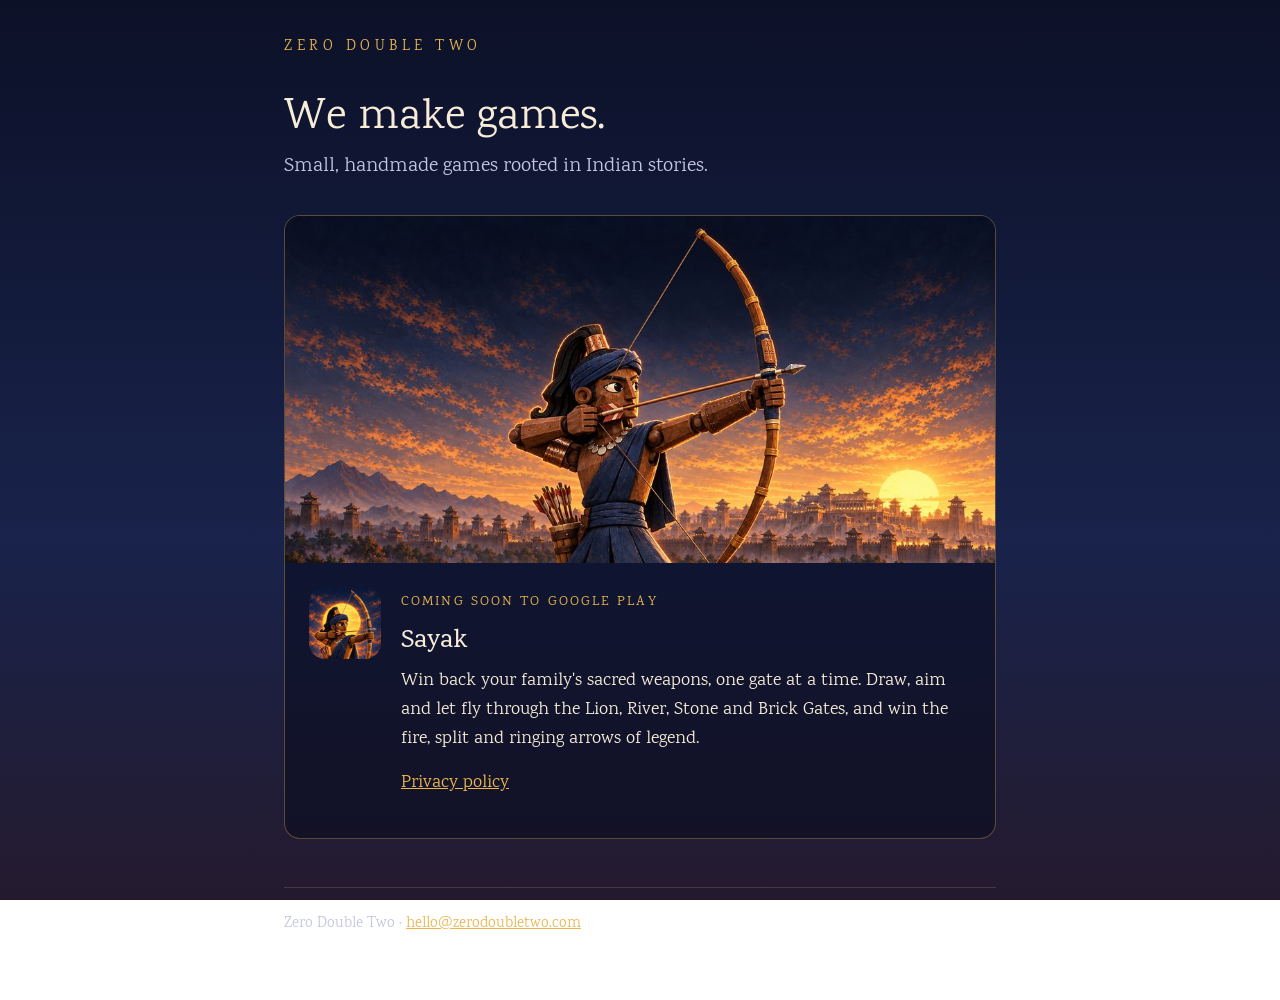
<file: index.html>
<!doctype html>
<html lang="en">
<head>
  <meta charset="utf-8">
  <meta name="viewport" content="width=device-width, initial-scale=1">
  <title>Zero Double Two</title>
  <meta name="description" content="Zero Double Two makes games. Our first is Sayak, an archery game from Indian mythology.">
  <link rel="icon" type="image/png" href="img/favicon.png">
  <link rel="preconnect" href="https://fonts.googleapis.com">
  <link rel="preconnect" href="https://fonts.gstatic.com" crossorigin>
  <link href="https://fonts.googleapis.com/css2?family=Karma:wght@400;500;600&display=swap" rel="stylesheet">
  <link rel="stylesheet" href="style.css">
</head>
<body>
  <div class="wrap">
    <header><a class="brand" href="./">Zero Double Two</a></header>
    <main>
      <h1>We make games.</h1>
      <p class="lead">Small, handmade games rooted in Indian stories.</p>

      <section class="game">
        <img class="banner" src="img/sayak-banner.jpg" width="1024" height="500" alt="Sayak, the archer prince, draws his bow at sunset above a walled city">
        <div class="body">
          <img class="icon" src="img/sayak-icon.png" width="72" height="72" alt="Sayak's icon">
          <div>
            <span class="tag">Coming soon to Google Play</span>
            <h2>Sayak</h2>
            <p>Win back your family's sacred weapons, one gate at a time. Draw, aim and let fly through the Lion, River, Stone and
              Brick Gates, and win the fire, split and ringing arrows of legend.</p>
            <p class="links"><a href="sayak/privacy/">Privacy policy</a></p>
          </div>
        </div>
      </section>
    </main>
    <footer>
      <p>Zero Double Two · <a href="mailto:hello@zerodoubletwo.com">hello@zerodoubletwo.com</a></p>
    </footer>
  </div>
</body>
</html>
</file>
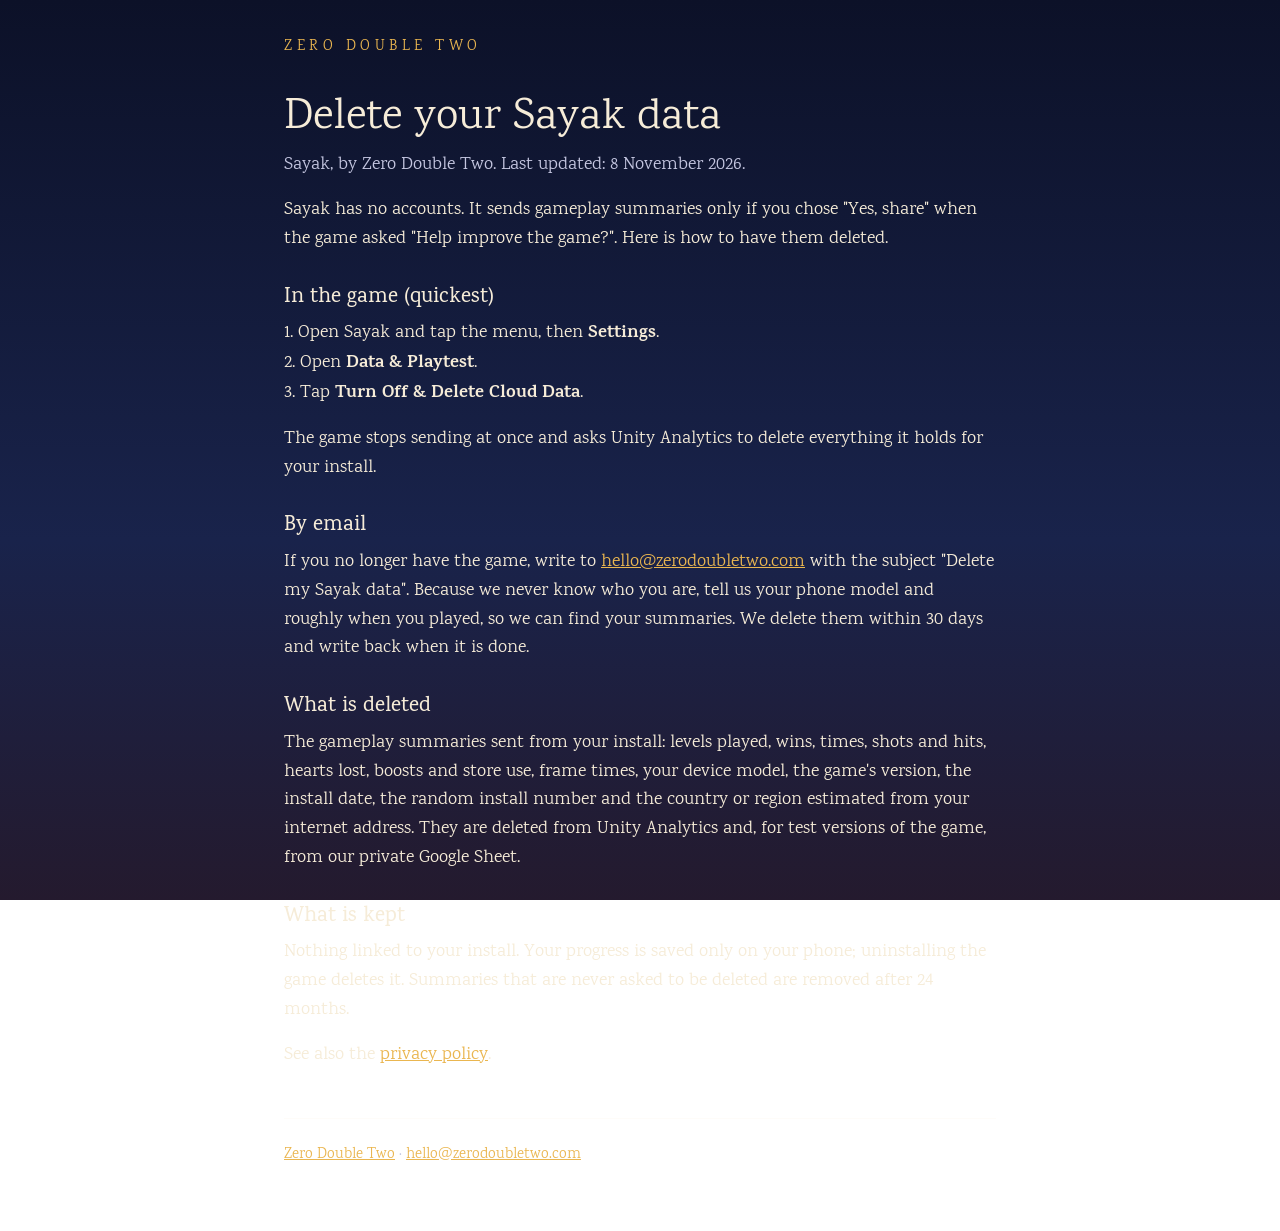
<file: sayak/delete-data/index.html>
<!doctype html>
<html lang="en">
<head>
  <meta charset="utf-8">
  <meta name="viewport" content="width=device-width, initial-scale=1">
  <title>Delete Your Sayak Data</title>
  <meta name="description" content="How to delete the data Sayak, by Zero Double Two, has sent about your play.">
  <link rel="icon" type="image/png" href="../../img/favicon.png">
  <link rel="preconnect" href="https://fonts.googleapis.com">
  <link rel="preconnect" href="https://fonts.gstatic.com" crossorigin>
  <link href="https://fonts.googleapis.com/css2?family=Karma:wght@400;500;600&display=swap" rel="stylesheet">
  <link rel="stylesheet" href="../../style.css">
</head>
<body>
  <div class="wrap policy">
    <header><a class="brand" href="../../">Zero Double Two</a></header>
    <main>
      <h1>Delete your Sayak data</h1>
      <p class="updated">Sayak, by Zero Double Two. Last updated: 8 November 2026.</p>
      <p>Sayak has no accounts. It sends gameplay summaries only if you chose "Yes, share" when the game asked "Help improve the
        game?". Here is how to have them deleted.</p>

      <h2>In the game (quickest)</h2>
      <p>1. Open Sayak and tap the menu, then <strong>Settings</strong>.<br>
         2. Open <strong>Data &amp; Playtest</strong>.<br>
         3. Tap <strong>Turn Off &amp; Delete Cloud Data</strong>.</p>
      <p>The game stops sending at once and asks Unity Analytics to delete everything it holds for your install.</p>

      <h2>By email</h2>
      <p>If you no longer have the game, write to <a href="mailto:hello@zerodoubletwo.com?subject=Delete%20my%20Sayak%20data">hello@zerodoubletwo.com</a>
        with the subject "Delete my Sayak data". Because we never know who you are, tell us your phone model and roughly when you
        played, so we can find your summaries. We delete them within 30 days and write back when it is done.</p>

      <h2>What is deleted</h2>
      <p>The gameplay summaries sent from your install: levels played, wins, times, shots and hits, hearts lost, boosts and store use,
        frame times, your device model, the game's version, the install date, the random install number and the country or region
        estimated from your internet address. They are deleted from Unity Analytics and, for test versions of the game, from our
        private Google Sheet.</p>

      <h2>What is kept</h2>
      <p>Nothing linked to your install. Your progress is saved only on your phone; uninstalling the game deletes it. Summaries that
        are never asked to be deleted are removed after 24 months.</p>

      <p>See also the <a href="../privacy/">privacy policy</a>.</p>
    </main>
    <footer>
      <p><a href="../../">Zero Double Two</a> · <a href="mailto:hello@zerodoubletwo.com">hello@zerodoubletwo.com</a></p>
    </footer>
  </div>
</body>
</html>
</file>
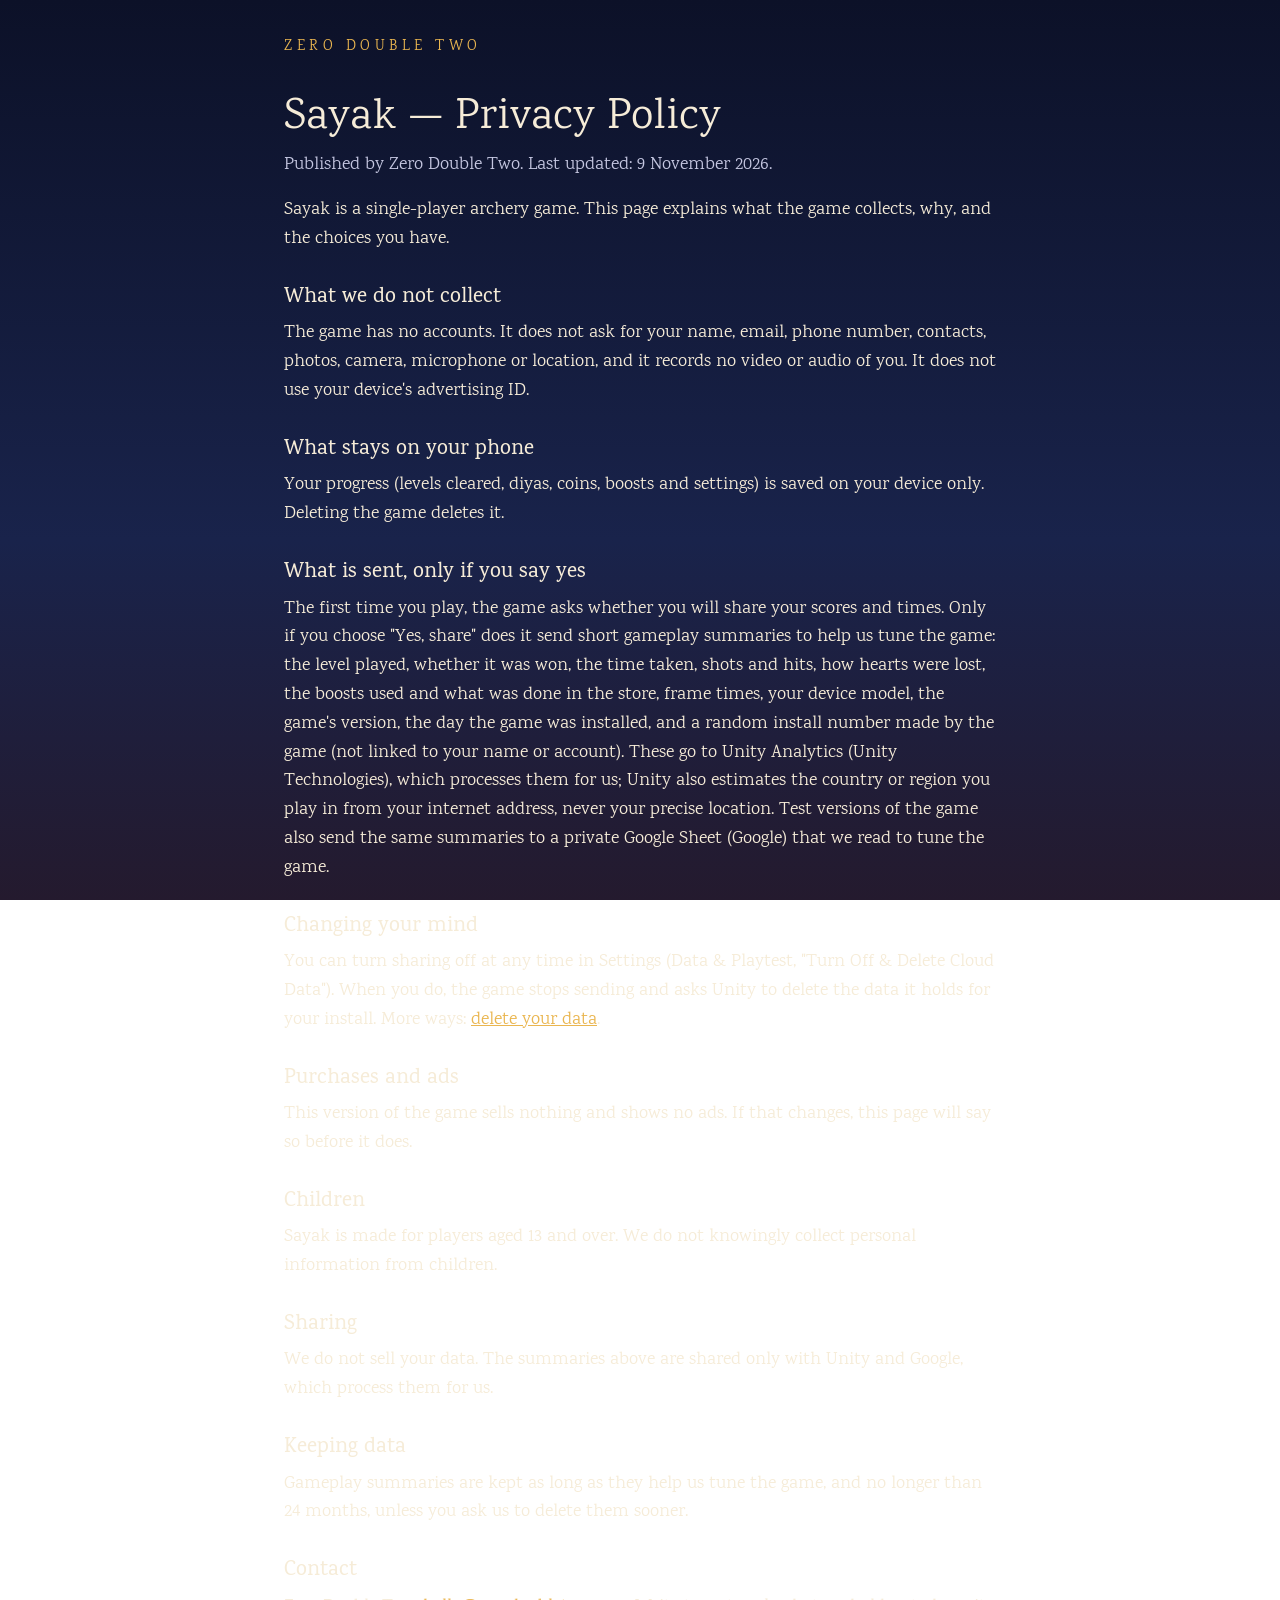
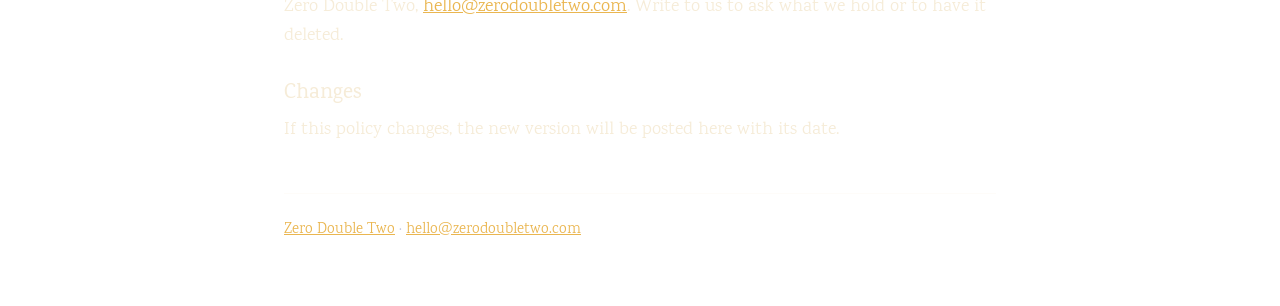
<file: sayak/privacy/index.html>
<!doctype html>
<html lang="en">
<head>
  <meta charset="utf-8">
  <meta name="viewport" content="width=device-width, initial-scale=1">
  <title>Sayak Privacy Policy</title>
  <meta name="description" content="What Sayak collects, why, and the choices you have.">
  <link rel="icon" type="image/png" href="../../img/favicon.png">
  <link rel="preconnect" href="https://fonts.googleapis.com">
  <link rel="preconnect" href="https://fonts.gstatic.com" crossorigin>
  <link href="https://fonts.googleapis.com/css2?family=Karma:wght@400;500;600&display=swap" rel="stylesheet">
  <link rel="stylesheet" href="../../style.css">
</head>
<body>
  <div class="wrap policy">
    <header><a class="brand" href="../../">Zero Double Two</a></header>
    <main>
      <h1>Sayak — Privacy Policy</h1>
      <p class="updated">Published by Zero Double Two. Last updated: 9 November 2026.</p>
      <p>Sayak is a single-player archery game. This page explains what the game collects, why, and the choices you have.</p>

      <h2>What we do not collect</h2>
      <p>The game has no accounts. It does not ask for your name, email, phone number, contacts, photos, camera, microphone or
        location, and it records no video or audio of you. It does not use your device's advertising ID.</p>

      <h2>What stays on your phone</h2>
      <p>Your progress (levels cleared, diyas, coins, boosts and settings) is saved on your device only. Deleting the game deletes
        it.</p>

      <h2>What is sent, only if you say yes</h2>
      <p>The first time you play, the game asks whether you will share your scores and times. Only if you choose "Yes, share" does it send short gameplay
        summaries to help us tune the game: the level played, whether it was won, the time taken, shots and hits, how hearts were
        lost, the boosts used and what was done in the store, frame times, your device model, the game's version, the day the game
        was installed, and a random install number made by the game (not linked to your name or account). These go to Unity
        Analytics (Unity Technologies), which processes them for us; Unity also estimates the country or region you play in from
        your internet address, never your precise location. Test versions of the game also send the same summaries to a
        private Google Sheet (Google) that we read to tune the game.</p>

      <h2>Changing your mind</h2>
      <p>You can turn sharing off at any time in Settings (Data &amp; Playtest, "Turn Off &amp; Delete Cloud Data"). When you do, the
        game stops sending and asks Unity to delete the data it holds for your install. More ways: <a href="../delete-data/">delete
        your data</a>.</p>

      <h2>Purchases and ads</h2>
      <p>This version of the game sells nothing and shows no ads. If that changes, this page will say so before it does.</p>

      <h2>Children</h2>
      <p>Sayak is made for players aged 13 and over. We do not knowingly collect personal information from children.</p>

      <h2>Sharing</h2>
      <p>We do not sell your data. The summaries above are shared only with Unity and Google, which process them for us.</p>

      <h2>Keeping data</h2>
      <p>Gameplay summaries are kept as long as they help us tune the game, and no longer than 24 months, unless you ask us to delete
        them sooner.</p>

      <h2>Contact</h2>
      <p>Zero Double Two, <a href="mailto:hello@zerodoubletwo.com">hello@zerodoubletwo.com</a>. Write to us to ask what we hold or to
        have it deleted.</p>

      <h2>Changes</h2>
      <p>If this policy changes, the new version will be posted here with its date.</p>
    </main>
    <footer>
      <p><a href="../../">Zero Double Two</a> · <a href="mailto:hello@zerodoubletwo.com">hello@zerodoubletwo.com</a></p>
    </footer>
  </div>
</body>
</html>
</file>
<file: style.css>
:root {
  --night: #19234b;
  --deep: #0c1128;
  --card: #2f3962;
  --paper: #f6ecd8;
  --dim: #c4c6e0;
  --gold: #eab650;
}
* { box-sizing: border-box; }
html, body { margin: 0; padding: 0; }
body {
  background: linear-gradient(180deg, var(--deep) 0%, var(--night) 60%, #241a2e 100%) fixed;
  color: var(--paper);
  font-family: "Karma", Georgia, serif;
  font-size: 18px;
  line-height: 1.6;
  min-height: 100vh;
}
a { color: var(--gold); }
.wrap { max-width: 760px; margin: 0 auto; padding: 0 24px; }
header { padding: 32px 0 8px; }
.brand { font-size: 15px; letter-spacing: 0.3em; text-transform: uppercase; color: var(--gold); text-decoration: none; }
h1 { font-weight: 400; font-size: 44px; line-height: 1.15; margin: 24px 0 8px; }
h2 { font-weight: 500; font-size: 26px; margin: 40px 0 8px; }
p { margin: 0 0 16px; }
.lead { color: var(--dim); font-size: 20px; }
.game { margin: 32px 0 48px; background: rgba(8, 12, 30, 0.55); border: 1px solid rgba(234, 182, 80, 0.35); border-radius: 16px; overflow: hidden; }
.game img.banner { display: block; width: 100%; height: auto; }
.game .body { padding: 24px; display: flex; gap: 20px; align-items: flex-start; }
.game .body img.icon { width: 72px; height: 72px; border-radius: 16px; flex-shrink: 0; }
.game h2 { margin: 0 0 4px; }
.tag { display: inline-block; font-size: 14px; letter-spacing: 0.15em; text-transform: uppercase; color: var(--gold); margin-bottom: 8px; }
.links a { margin-right: 20px; }
footer { color: var(--dim); font-size: 15px; padding: 24px 0 48px; border-top: 1px solid rgba(246, 236, 216, 0.15); margin-top: 48px; }
.policy h2 { font-size: 21px; margin: 28px 0 4px; }
.policy .updated { color: var(--dim); }
@media (max-width: 520px) {
  h1 { font-size: 34px; }
  .game .body { flex-direction: column; }
}
</file>
